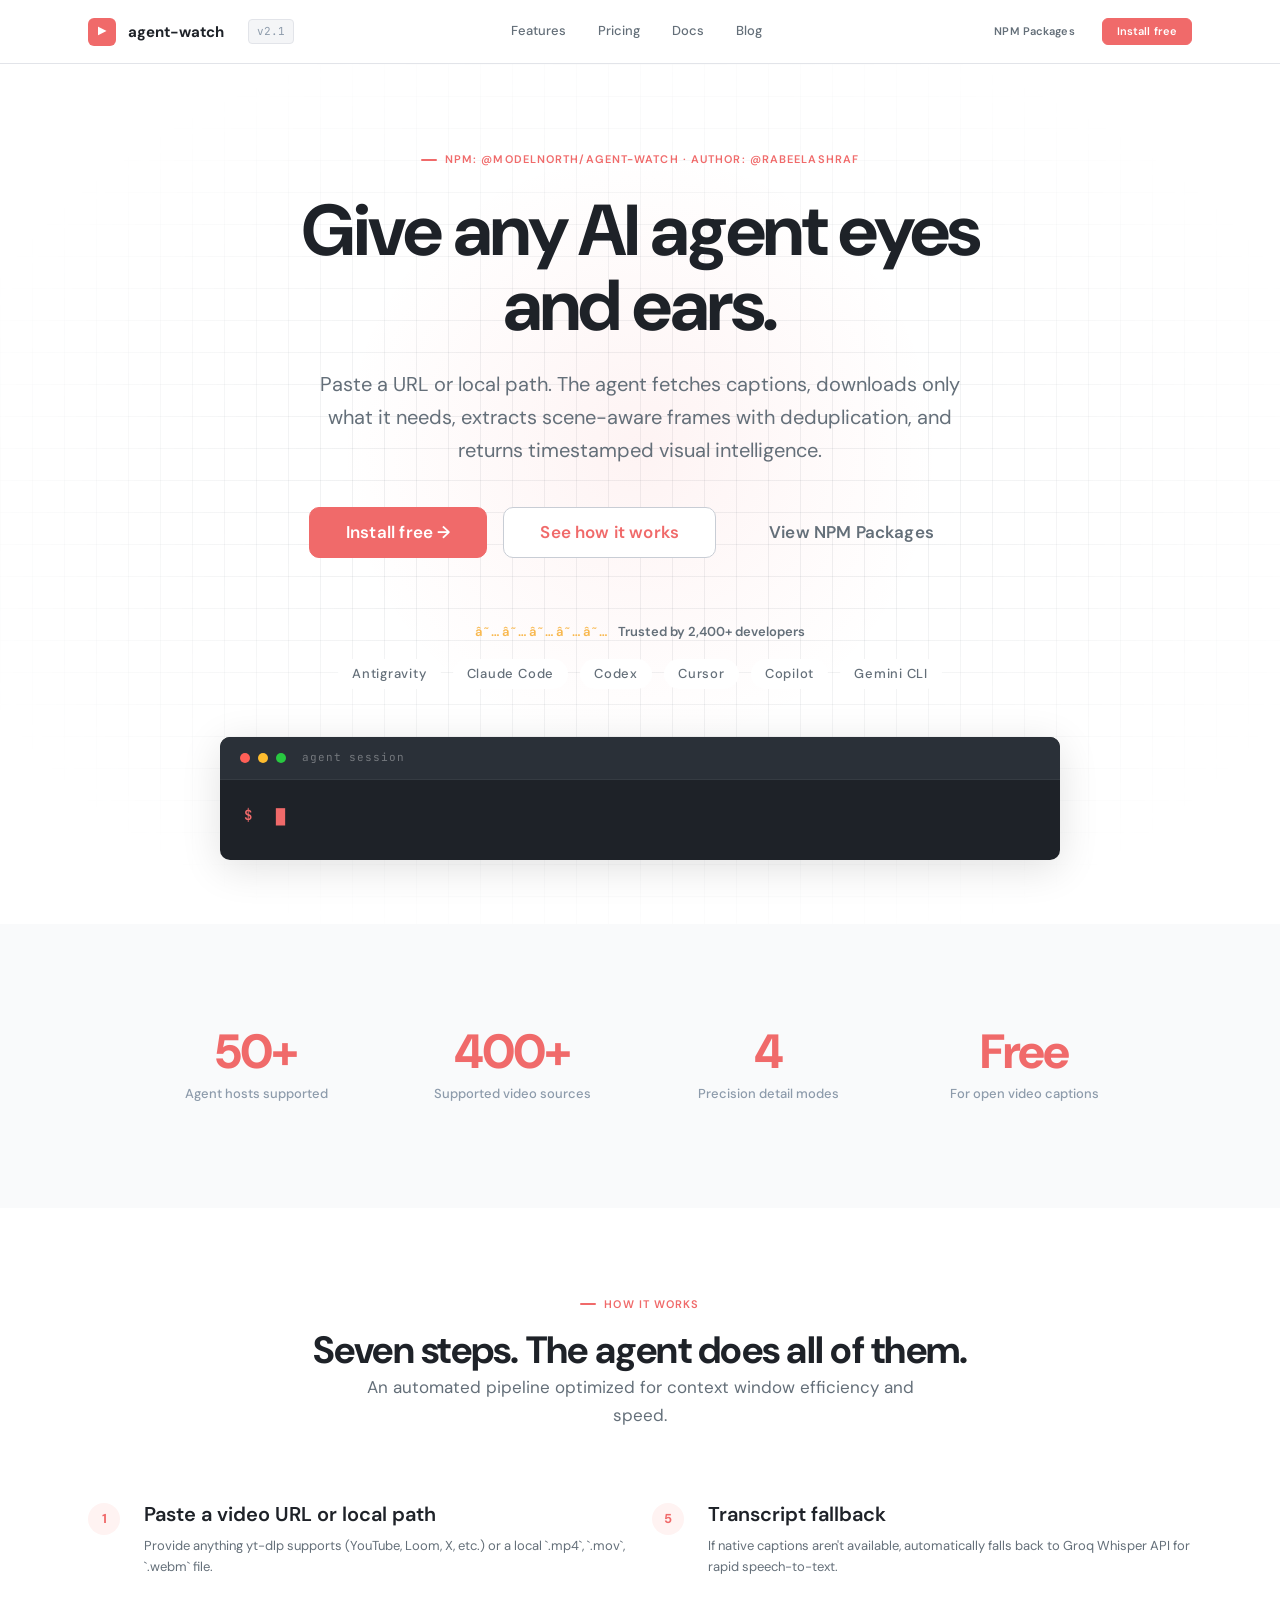
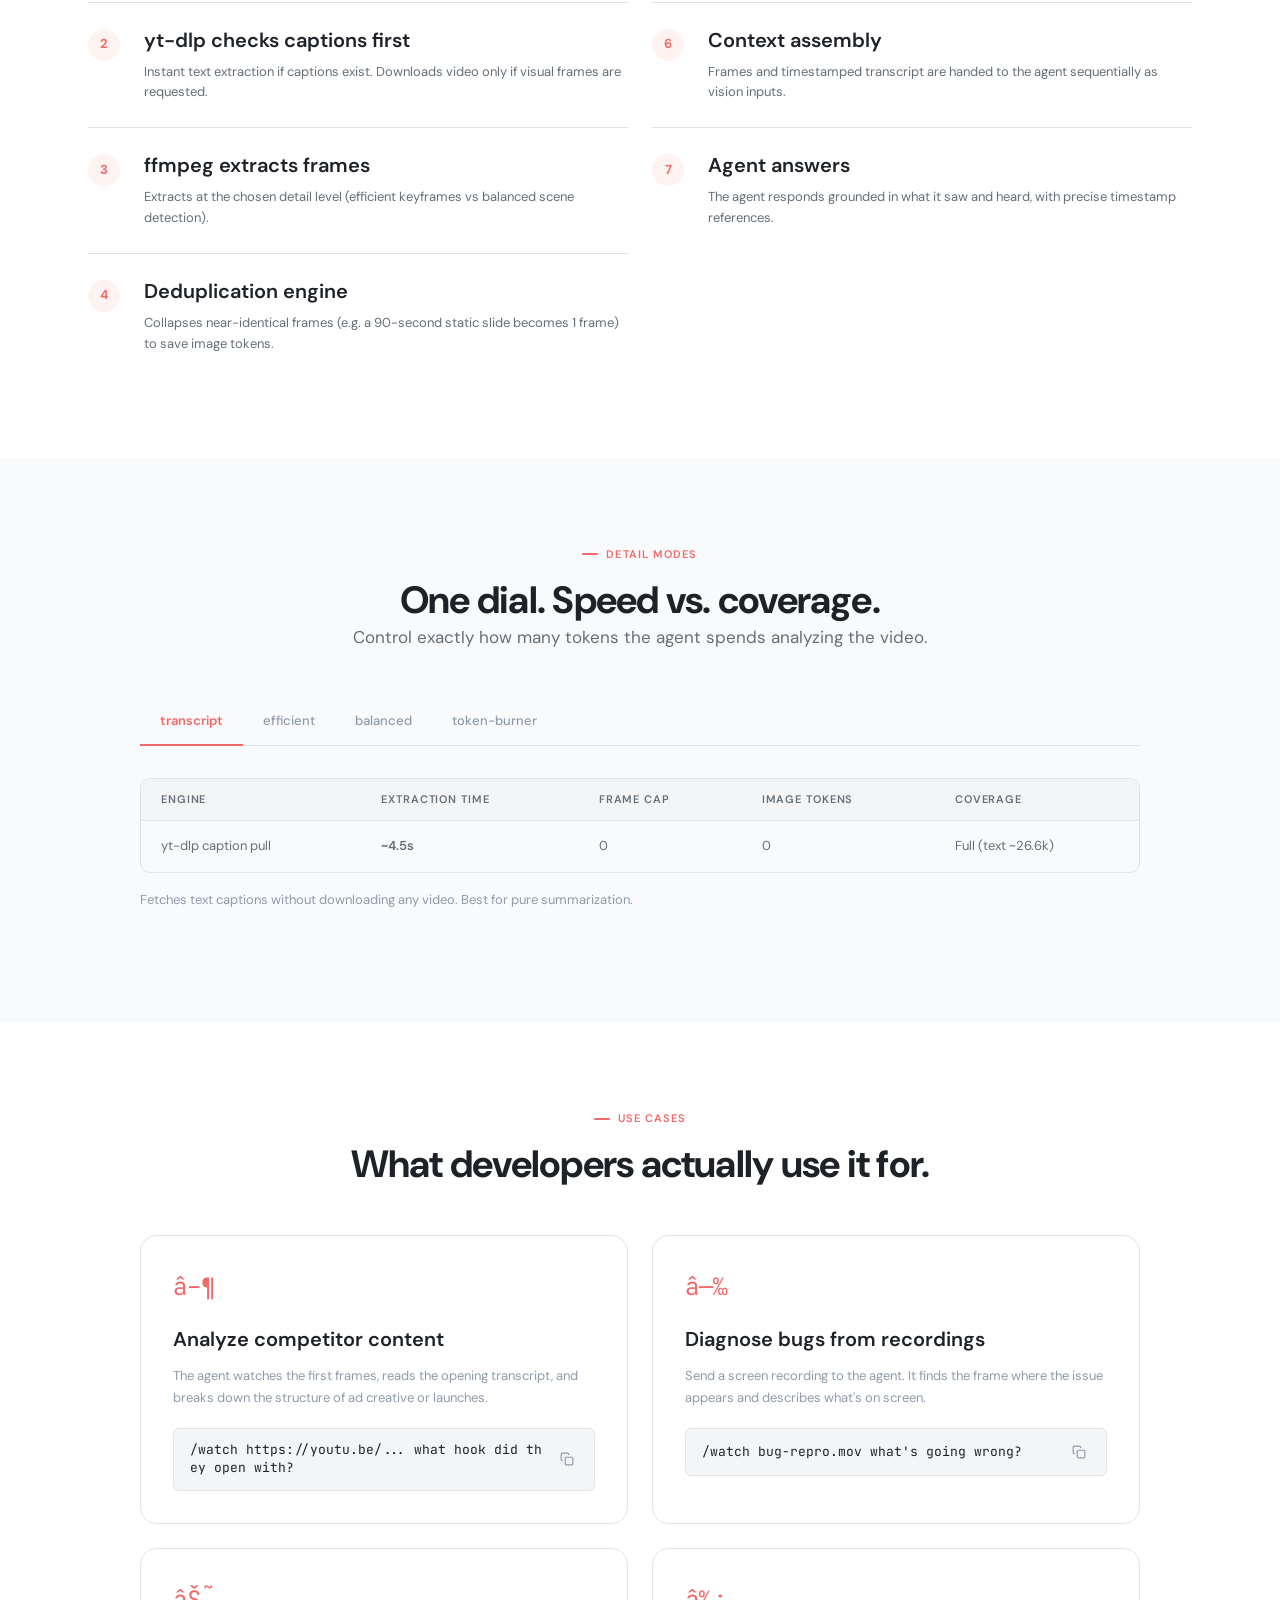
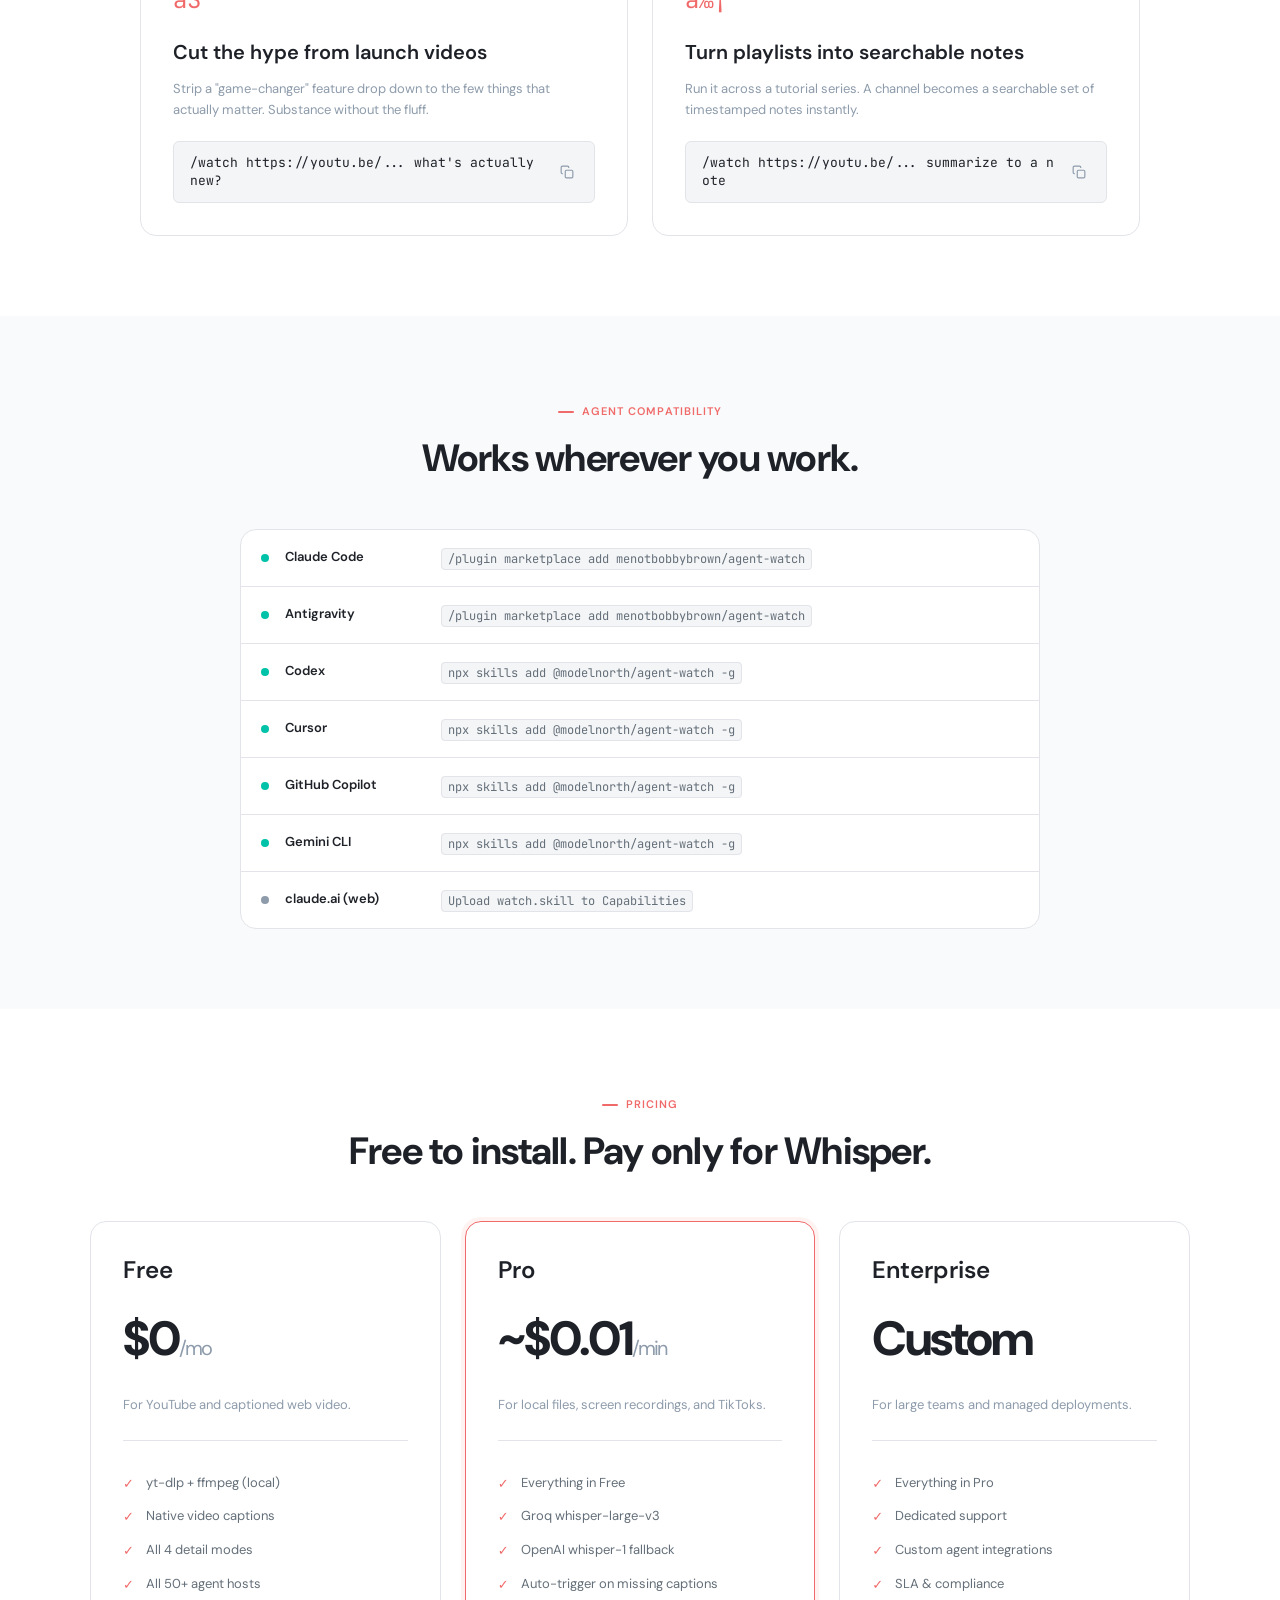
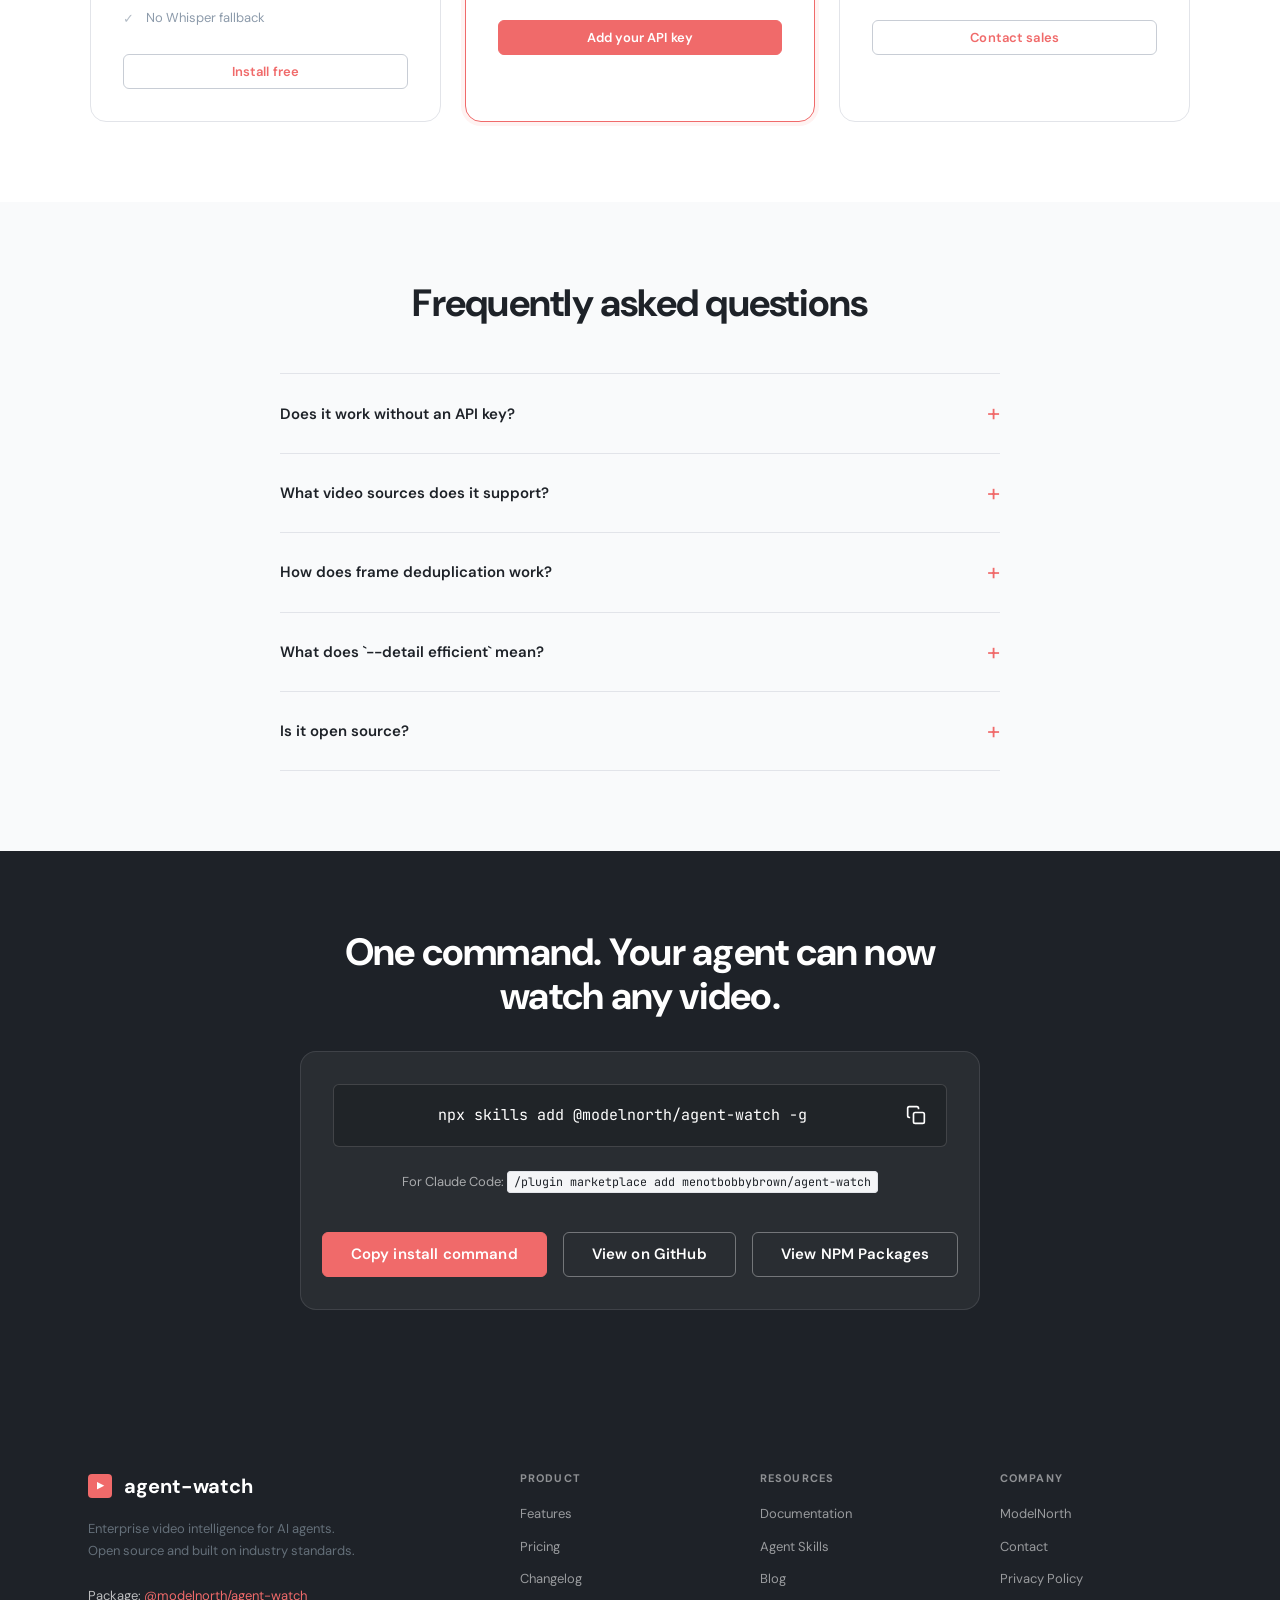
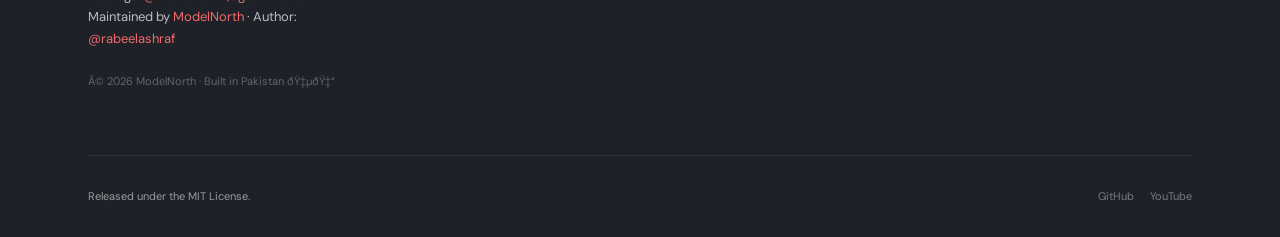
<file: index.html>
﻿<!DOCTYPE html>
<html lang="en">
<head>
  <meta charset="UTF-8" />
  <meta name="viewport" content="width=device-width, initial-scale=1.0" />
  <title>agent-watch â€” Enterprise Video Intelligence for AI Agents</title>
  <link href="https://fonts.googleapis.com/css2?family=DM+Sans:opsz,wght@9..40,300;9..40,400;9..40,500;9..40,600;9..40,700&family=JetBrains+Mono:wght@400;500;600;700&display=swap" rel="stylesheet" />
  <link rel="stylesheet" href="assets/css/design-system.css" />
  <link rel="stylesheet" href="assets/css/home.css" />
</head>
<body>

  <!-&#9654; NAV -->
  <header class="nav">
    <div class="nav-inner">
      <div class="flex items-center gap-6">
        <a href="/" class="nav-logo">
          <div class="nav-logo-mark">&#9654;</div>
          agent-watch
        </a>
        <div class="nav-version">v2.1</div>
      </div>
      <nav class="nav-links">
        <a href="pages/features.html">Features</a>
        <a href="#pricing">Pricing</a>
        <a href="https://github.com/menotbobbybrown/agent-watch">Docs</a>
        <a href="pages/blog.html">Blog</a>
      </nav>
      <div class="nav-actions">
        <a href="https://www.npmjs.com/settings/rabeelashraf/packages" target="_blank" class="btn btn-ghost btn-sm">NPM Packages</a>
        <a href="#install" class="btn btn-primary btn-sm">Install free</a>
      </div>
    </div>
  </header>

  <!-&#9654; HERO -->
  <section class="hero">
    <div class="container">
      <div class="eyebrow"><a href="https://www.npmjs.com/package/@modelnorth/agent-watch" target="_blank" style="color: inherit; text-decoration: none;">NPM: @modelnorth/agent-watch &middot; Author: @rabeelashraf</a></div>
      <h1>Give any AI agent eyes and ears.</h1>
      <p class="lead">Paste a URL or local path. The agent fetches captions, downloads only what it needs, extracts scene-aware frames with deduplication, and returns timestamped visual intelligence.</p>
      
      <div class="hero-actions">
        <a href="#install" class="btn btn-primary btn-xl">Install free &rarr;</a>
        <a href="#how-it-works" class="btn btn-secondary btn-xl">See how it works</a>
        <a href="https://www.npmjs.com/settings/rabeelashraf/packages" target="_blank" class="btn btn-ghost btn-xl">View NPM Packages</a>
      </div>

      <div class="social-proof">
        <div class="social-proof-stars"><span>â˜…â˜…â˜…â˜…â˜…</span> Trusted by 2,400+ developers</div>
        <div class="logo-row">
          <span class="badge">Antigravity</span>
          <span class="badge">Claude Code</span>
          <span class="badge">Codex</span>
          <span class="badge">Cursor</span>
          <span class="badge">Copilot</span>
          <span class="badge">Gemini CLI</span>
        </div>
      </div>

      <!-&#9654; TERMINAL DEMO -->
      <div class="terminal-container mt-12">
        <div class="terminal">
          <div class="terminal-bar">
            <span class="t-dot r"></span>
            <span class="t-dot a"></span>
            <span class="t-dot g"></span>
            <span class="t-title">agent session</span>
          </div>
          <div class="terminal-body">
            <div class="t-line">
              <span class="t-prompt">$</span>
              <span class="t-cmd" id="typed-cmd"></span><span class="t-cursor" id="t-cursor">&#x2587;</span>
            </div>
            <div class="t-output hidden" id="t-output">
              <div class="t-row"><span class="ok">âœ“ captions fetched</span> <span class="dim"> yt-dlp Â· 0.4s</span></div>
              <div class="t-row"><span class="ok">âœ“ frames extracted</span> <span class="dim"> ffmpeg Â· scene-aware Â· 87 candidates â†’ </span><span class="hi">52 frames</span><span class="dim"> (35 near-dupes dropped)</span></div>
              <div class="t-answer">
                <span class="lbl">â–¶ AGENT:</span>
                At <span class="ts">[t=00:32]</span>, the presenter opens by showing the broken network request in DevTools â€” status flips to <span class="ts">401</span> and a red border flashes on the login form. The bug is a missing auth header on the OPTIONS preflight.
              </div>
            </div>
          </div>
        </div>
      </div>
    </div>
  </section>

  <!-&#9654; STATS -->
  <section class="section section-alt border-y">
    <div class="container">
      <div class="stat-grid">
        <div class="stat-block">
          <div class="stat-number">50+</div>
          <div class="stat-label">Agent hosts supported</div>
        </div>
        <div class="stat-block">
          <div class="stat-number">400+</div>
          <div class="stat-label">Supported video sources</div>
        </div>
        <div class="stat-block">
          <div class="stat-number">4</div>
          <div class="stat-label">Precision detail modes</div>
        </div>
        <div class="stat-block">
          <div class="stat-number">Free</div>
          <div class="stat-label">For open video captions</div>
        </div>
      </div>
    </div>
  </section>

  <!-&#9654; HOW IT WORKS -->
  <section class="section" id="how-it-works">
    <div class="container">
      <div class="text-center section-intro">
        <div class="eyebrow">How it works</div>
        <h2>Seven steps. The agent does all of them.</h2>
        <p class="lead" style="margin: 0 auto;">An automated pipeline optimized for context window efficiency and speed.</p>
      </div>

      <div class="grid-2">
        <div>
          <div class="step-list">
            <div class="step-item">
              <div class="step-num">1</div>
              <div class="step-body">
                <h4>Paste a video URL or local path</h4>
                <p>Provide anything yt-dlp supports (YouTube, Loom, X, etc.) or a local `.mp4`, `.mov`, `.webm` file.</p>
              </div>
            </div>
            <div class="step-item">
              <div class="step-num">2</div>
              <div class="step-body">
                <h4>yt-dlp checks captions first</h4>
                <p>Instant text extraction if captions exist. Downloads video only if visual frames are requested.</p>
              </div>
            </div>
            <div class="step-item">
              <div class="step-num">3</div>
              <div class="step-body">
                <h4>ffmpeg extracts frames</h4>
                <p>Extracts at the chosen detail level (efficient keyframes vs balanced scene detection).</p>
              </div>
            </div>
            <div class="step-item">
              <div class="step-num">4</div>
              <div class="step-body">
                <h4>Deduplication engine</h4>
                <p>Collapses near-identical frames (e.g. a 90-second static slide becomes 1 frame) to save image tokens.</p>
              </div>
            </div>
          </div>
        </div>
        <div>
          <div class="step-list">
            <div class="step-item">
              <div class="step-num">5</div>
              <div class="step-body">
                <h4>Transcript fallback</h4>
                <p>If native captions aren't available, automatically falls back to Groq Whisper API for rapid speech-to-text.</p>
              </div>
            </div>
            <div class="step-item">
              <div class="step-num">6</div>
              <div class="step-body">
                <h4>Context assembly</h4>
                <p>Frames and timestamped transcript are handed to the agent sequentially as vision inputs.</p>
              </div>
            </div>
            <div class="step-item">
              <div class="step-num">7</div>
              <div class="step-body">
                <h4>Agent answers</h4>
                <p>The agent responds grounded in what it saw and heard, with precise timestamp references.</p>
              </div>
            </div>
          </div>
        </div>
      </div>
    </div>
  </section>

  <!-&#9654; DETAIL MODES -->
  <section class="section section-alt">
    <div class="container">
      <div class="text-center section-intro">
        <div class="eyebrow">Detail modes</div>
        <h2>One dial. Speed vs. coverage.</h2>
        <p class="lead" style="margin: 0 auto;">Control exactly how many tokens the agent spends analyzing the video.</p>
      </div>

      <div class="mode-comparison">
        <div class="tabs">
          <button class="tab active" data-tab="transcript">transcript</button>
          <button class="tab" data-tab="efficient">efficient</button>
          <button class="tab" data-tab="balanced">balanced</button>
          <button class="tab" data-tab="token-burner">token-burner</button>
        </div>

        <div class="tab-panel active" id="tab-transcript">
          <div class="mode-panel">
            <div class="table-wrap">
              <table class="data-table">
                <thead><tr><th>Engine</th><th>Extraction time</th><th>Frame cap</th><th>Image tokens</th><th>Coverage</th></tr></thead>
                <tbody><tr>
                  <td>yt-dlp caption pull</td>
                  <td class="font-600 text-success">~4.5s</td>
                  <td>0</td>
                  <td>0</td>
                  <td>Full (text ~26.6k)</td>
                </tr></tbody>
              </table>
            </div>
            <p class="mt-4 text-sm text-muted">Fetches text captions without downloading any video. Best for pure summarization.</p>
          </div>
        </div>

        <div class="tab-panel" id="tab-efficient">
          <div class="mode-panel">
            <div class="table-wrap">
              <table class="data-table">
                <thead><tr><th>Engine</th><th>Extraction time</th><th>Frame cap</th><th>Image tokens</th><th>Coverage</th></tr></thead>
                <tbody><tr>
                  <td>ffmpeg keyframe</td>
                  <td class="font-600 text-success">~0.5s</td>
                  <td>50</td>
                  <td>~9.8k</td>
                  <td>Full coverage</td>
                </tr></tbody>
              </table>
            </div>
            <p class="mt-4 text-sm text-muted">Extracts I-frames only. Ultra-fast, minimal tokens, good for low-motion presentations.</p>
          </div>
        </div>

        <div class="tab-panel" id="tab-balanced">
          <div class="mode-panel">
            <div class="table-wrap">
              <table class="data-table">
                <thead><tr><th>Engine</th><th>Extraction time</th><th>Frame cap</th><th>Image tokens</th><th>Coverage</th></tr></thead>
                <tbody><tr>
                  <td>ffmpeg scene detection</td>
                  <td class="font-600">~20.9s</td>
                  <td>100</td>
                  <td>~19.7k</td>
                  <td>Full coverage</td>
                </tr></tbody>
              </table>
            </div>
            <p class="mt-4 text-sm text-muted">The default. Accurately detects scene cuts across the entire video, then caps the sample to protect context windows.</p>
          </div>
        </div>

        <div class="tab-panel" id="tab-token-burner">
          <div class="mode-panel">
            <div class="table-wrap">
              <table class="data-table">
                <thead><tr><th>Engine</th><th>Extraction time</th><th>Frame cap</th><th>Image tokens</th><th>Coverage</th></tr></thead>
                <tbody><tr>
                  <td>ffmpeg scene uncapped</td>
                  <td class="font-600">~21.0s</td>
                  <td class="text-coral">None</td>
                  <td class="text-coral font-600">~22.8k+</td>
                  <td>Full coverage</td>
                </tr></tbody>
              </table>
            </div>
            <p class="mt-4 text-sm text-muted">Exhaustive. Keeps every detected cut. Warning: Can consume massive token limits on high-motion videos.</p>
          </div>
        </div>
      </div>
    </div>
  </section>

  <!-&#9654; USE CASES -->
  <section class="section">
    <div class="container">
      <div class="text-center section-intro">
        <div class="eyebrow">Use cases</div>
        <h2>What developers actually use it for.</h2>
      </div>

      <div class="use-cases-grid">
        <div class="use-case-card">
          <div class="use-case-icon">â–¶</div>
          <h4>Analyze competitor content</h4>
          <p class="text-sm text-muted">The agent watches the first frames, reads the opening transcript, and breaks down the structure of ad creative or launches.</p>
          <div class="copy-wrap mt-2">
            <code>/watch https://youtu.be/... what hook did they open with?</code>
            <button class="copy-btn" aria-label="Copy code"><svg width="14" height="14" viewBox="0 0 24 24" fill="none" stroke="currentColor" stroke-width="2"><rect x="9" y="9" width="13" height="13" rx="2"/><path d="M5 15H4a2 2 0 01-2-2V4a2 2 0 012-2h9a2 2 0 012 2v1"/></svg></button>
          </div>
        </div>
        
        <div class="use-case-card">
          <div class="use-case-icon">â—‰</div>
          <h4>Diagnose bugs from recordings</h4>
          <p class="text-sm text-muted">Send a screen recording to the agent. It finds the frame where the issue appears and describes what's on screen.</p>
          <div class="copy-wrap mt-2">
            <code>/watch bug-repro.mov what's going wrong?</code>
            <button class="copy-btn" aria-label="Copy code"><svg width="14" height="14" viewBox="0 0 24 24" fill="none" stroke="currentColor" stroke-width="2"><rect x="9" y="9" width="13" height="13" rx="2"/><path d="M5 15H4a2 2 0 01-2-2V4a2 2 0 012-2h9a2 2 0 012 2v1"/></svg></button>
          </div>
        </div>

        <div class="use-case-card">
          <div class="use-case-icon">âŠ˜</div>
          <h4>Cut the hype from launch videos</h4>
          <p class="text-sm text-muted">Strip a "game-changer" feature drop down to the few things that actually matter. Substance without the fluff.</p>
          <div class="copy-wrap mt-2">
            <code>/watch https://youtu.be/... what's actually new?</code>
            <button class="copy-btn" aria-label="Copy code"><svg width="14" height="14" viewBox="0 0 24 24" fill="none" stroke="currentColor" stroke-width="2"><rect x="9" y="9" width="13" height="13" rx="2"/><path d="M5 15H4a2 2 0 01-2-2V4a2 2 0 012-2h9a2 2 0 012 2v1"/></svg></button>
          </div>
        </div>

        <div class="use-case-card">
          <div class="use-case-icon">â‰¡</div>
          <h4>Turn playlists into searchable notes</h4>
          <p class="text-sm text-muted">Run it across a tutorial series. A channel becomes a searchable set of timestamped notes instantly.</p>
          <div class="copy-wrap mt-2">
            <code>/watch https://youtu.be/... summarize to a note</code>
            <button class="copy-btn" aria-label="Copy code"><svg width="14" height="14" viewBox="0 0 24 24" fill="none" stroke="currentColor" stroke-width="2"><rect x="9" y="9" width="13" height="13" rx="2"/><path d="M5 15H4a2 2 0 01-2-2V4a2 2 0 012-2h9a2 2 0 012 2v1"/></svg></button>
          </div>
        </div>
      </div>
    </div>
  </section>

  <!-&#9654; COMPATIBILITY -->
  <section class="section section-alt">
    <div class="container">
      <div class="text-center section-intro">
        <div class="eyebrow">Agent compatibility</div>
        <h2>Works wherever you work.</h2>
      </div>

      <div class="agent-compatibility">
        <div class="agent-list">
          <div class="agent-row">
            <div class="agent-dot"></div>
            <div class="agent-name">Claude Code</div>
            <div class="agent-cmd"><code>/plugin marketplace add menotbobbybrown/agent-watch</code></div>
          </div>
          <div class="agent-row">
            <div class="agent-dot"></div>
            <div class="agent-name">Antigravity</div>
            <div class="agent-cmd"><code>/plugin marketplace add menotbobbybrown/agent-watch</code></div>
          </div>
          <div class="agent-row">
            <div class="agent-dot"></div>
            <div class="agent-name">Codex</div>
            <div class="agent-cmd"><code>npx skills add @modelnorth/agent-watch -g</code></div>
          </div>
          <div class="agent-row">
            <div class="agent-dot"></div>
            <div class="agent-name">Cursor</div>
            <div class="agent-cmd"><code>npx skills add @modelnorth/agent-watch -g</code></div>
          </div>
          <div class="agent-row">
            <div class="agent-dot"></div>
            <div class="agent-name">GitHub Copilot</div>
            <div class="agent-cmd"><code>npx skills add @modelnorth/agent-watch -g</code></div>
          </div>
          <div class="agent-row">
            <div class="agent-dot"></div>
            <div class="agent-name">Gemini CLI</div>
            <div class="agent-cmd"><code>npx skills add @modelnorth/agent-watch -g</code></div>
          </div>
          <div class="agent-row">
            <div class="agent-dot" style="background: var(--color-ui-secondary);"></div>
            <div class="agent-name">claude.ai (web)</div>
            <div class="agent-cmd"><code>Upload watch.skill to Capabilities</code></div>
          </div>
        </div>
      </div>
    </div>
  </section>

  <!-&#9654; PRICING -->
  <section class="section" id="pricing">
    <div class="container">
      <div class="text-center section-intro">
        <div class="eyebrow">Pricing</div>
        <h2>Free to install. Pay only for Whisper.</h2>
      </div>

      <div class="pricing-grid">
        <div class="pricing-card">
          <h3>Free</h3>
          <div class="pricing-price">$0<span>/mo</span></div>
          <p class="text-sm text-muted">For YouTube and captioned web video.</p>
          <div class="divider mt-2 mb-2"></div>
          <div class="pricing-features">
            <div class="pricing-feature">yt-dlp + ffmpeg (local)</div>
            <div class="pricing-feature">Native video captions</div>
            <div class="pricing-feature">All 4 detail modes</div>
            <div class="pricing-feature">All 50+ agent hosts</div>
            <div class="pricing-feature muted">No Whisper fallback</div>
          </div>
          <a href="#install" class="btn btn-secondary mt-auto">Install free</a>
        </div>

        <div class="pricing-card featured">
          <h3>Pro</h3>
          <div class="pricing-price">~$0.01<span>/min</span></div>
          <p class="text-sm text-muted">For local files, screen recordings, and TikToks.</p>
          <div class="divider mt-2 mb-2"></div>
          <div class="pricing-features">
            <div class="pricing-feature">Everything in Free</div>
            <div class="pricing-feature">Groq whisper-large-v3</div>
            <div class="pricing-feature">OpenAI whisper-1 fallback</div>
            <div class="pricing-feature">Auto-trigger on missing captions</div>
          </div>
          <a href="#install" class="btn btn-primary mt-auto">Add your API key</a>
        </div>

        <div class="pricing-card">
          <h3>Enterprise</h3>
          <div class="pricing-price">Custom</div>
          <p class="text-sm text-muted">For large teams and managed deployments.</p>
          <div class="divider mt-2 mb-2"></div>
          <div class="pricing-features">
            <div class="pricing-feature">Everything in Pro</div>
            <div class="pricing-feature">Dedicated support</div>
            <div class="pricing-feature">Custom agent integrations</div>
            <div class="pricing-feature">SLA & compliance</div>
          </div>
          <a href="mailto:contact@agent-watch.io" class="btn btn-secondary mt-auto">Contact sales</a>
        </div>
      </div>
    </div>
  </section>

  <!-&#9654; FAQ -->
  <section class="section section-alt">
    <div class="container">
      <div class="text-center section-intro">
        <h2>Frequently asked questions</h2>
      </div>
      
      <div class="faq-container">
        <div class="faq-list">
          <div class="faq-item">
            <div class="faq-q">Does it work without an API key?</div>
            <div class="faq-a">Yes. If the video has native captions (like most YouTube videos), yt-dlp extracts them directly for free. Whisper is only used as a fallback for files without captions.</div>
          </div>
          <div class="faq-item">
            <div class="faq-q">What video sources does it support?</div>
            <div class="faq-a">Over 400+ platforms through yt-dlp, plus local `.mp4`, `.mov`, `.mkv`, and `.webm` files.</div>
          </div>
          <div class="faq-item">
            <div class="faq-q">How does frame deduplication work?</div>
            <div class="faq-a">We run a fast 16Ã—16 pixel brightness delta pass over the extracted frames. If a frame is visually identical to the last one we kept, we drop it. This protects your agent's context window.</div>
          </div>
          <div class="faq-item">
            <div class="faq-q">What does `--detail efficient` mean?</div>
            <div class="faq-a">Instead of decoding the entire video to find scene cuts, we instruct ffmpeg to only extract I-frames (keyframes). It takes ~0.5s instead of ~20s.</div>
          </div>
          <div class="faq-item">
            <div class="faq-q">Is it open source?</div>
            <div class="faq-a">Yes, agent-watch is licensed under MIT and fully open source on GitHub.</div>
          </div>
        </div>
      </div>
    </div>
  </section>

  <!-&#9654; CTA -->
  <section class="section section-dark" id="install">
    <div class="container cta-banner">
      <h2>One command. Your agent can now watch any video.</h2>
      <div class="cta-box">
        <div class="copy-wrap">
          <code id="cmd-install">npx skills add @modelnorth/agent-watch -g</code>
          <button class="copy-btn" data-target="cmd-install" aria-label="Copy command">
            <svg width="20" height="20" viewBox="0 0 24 24" fill="none" stroke="#FFFFFF" stroke-width="2"><rect x="9" y="9" width="13" height="13" rx="2"/><path d="M5 15H4a2 2 0 01-2-2V4a2 2 0 012-2h9a2 2 0 012 2v1"/></svg>
          </button>
        </div>
        <p class="text-sm text-center" style="color: rgba(255,255,255,0.6);">For Claude Code: <code>/plugin marketplace add menotbobbybrown/agent-watch</code></p>
        <div class="cta-actions mt-4">
          <button class="btn btn-primary btn-lg" onclick="document.querySelector('.copy-btn').click();">Copy install command</button>
          <a href="https://github.com/menotbobbybrown/agent-watch" class="btn btn-outline-white btn-lg">View on GitHub</a>
          <a href="https://www.npmjs.com/settings/rabeelashraf/packages" target="_blank" class="btn btn-outline-white btn-lg">View NPM Packages</a>
        </div>
      </div>
    </div>
  </section>

  <!-&#9654; FOOTER -->
  <footer class="footer">
    <div class="container">
      <div class="footer-grid">
        <div>
          <div class="footer-brand-name"><div class="footer-brand-mark">&#9654;</div> agent-watch</div>
          <p class="footer-desc">Enterprise video intelligence for AI agents. Open source and built on industry standards.</p>
          <div class="footer-desc" style="font-size: 13px; margin-top: 12px; color: rgba(255,255,255,0.7);">
            Package: <a href="https://www.npmjs.com/package/@modelnorth/agent-watch" target="_blank" style="color: #F06A6A;">@modelnorth/agent-watch</a><br/>
            Maintained by <a href="https://github.com/modelnorth" target="_blank" style="color: #F06A6A;">ModelNorth</a> &middot; Author: <a href="https://www.npmjs.com/~rabeelashraf" target="_blank" style="color: #F06A6A;">@rabeelashraf</a>
          </div>
          <div class="footer-credit">Â© 2026 ModelNorth &middot; Built in Pakistan ðŸ‡µðŸ‡°</div>
        </div>
        <div>
          <div class="footer-col-title">Product</div>
          <div class="footer-links">
            <a href="pages/features.html">Features</a>
            <a href="#pricing">Pricing</a>
            <a href="https://github.com/menotbobbybrown/agent-watch/releases">Changelog</a>
          </div>
        </div>
        <div>
          <div class="footer-col-title">Resources</div>
          <div class="footer-links">
            <a href="https://github.com/menotbobbybrown/agent-watch">Documentation</a>
            <a href="https://agentskills.io">Agent Skills</a>
            <a href="pages/blog.html">Blog</a>
          </div>
        </div>
        <div>
          <div class="footer-col-title">Company</div>
          <div class="footer-links">
            <a href="https://modelnorth.com">ModelNorth</a>
            <a href="#">Contact</a>
            <a href="#">Privacy Policy</a>
          </div>
        </div>
      </div>
      <div class="footer-bottom">
        <div>Released under the MIT License.</div>
        <div class="flex gap-4">
          <a href="https://github.com/menotbobbybrown/agent-watch">GitHub</a>
          <a href="https://www.youtube.com/@menotbobbybrown">YouTube</a>
        </div>
      </div>
    </div>
  </footer>

  <script src="assets/js/app.js"></script>
</body>
</html>
</file>
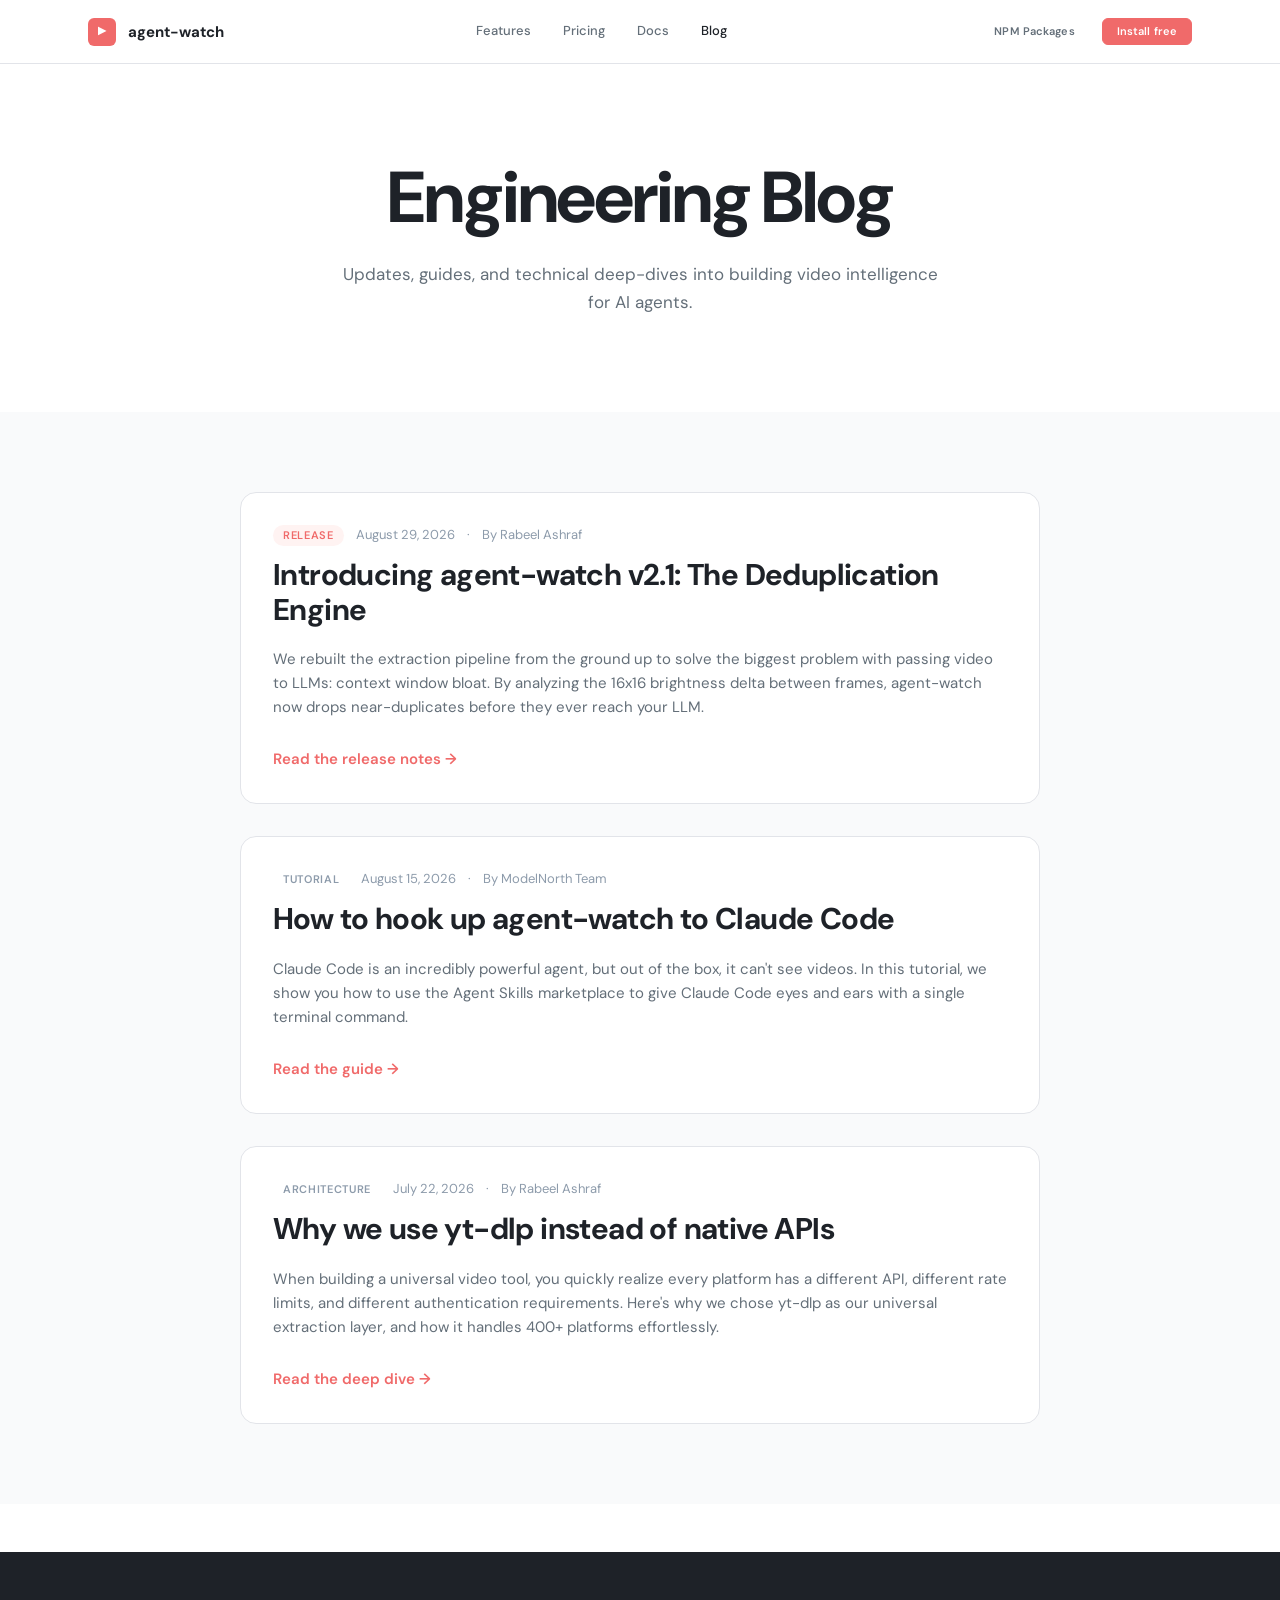
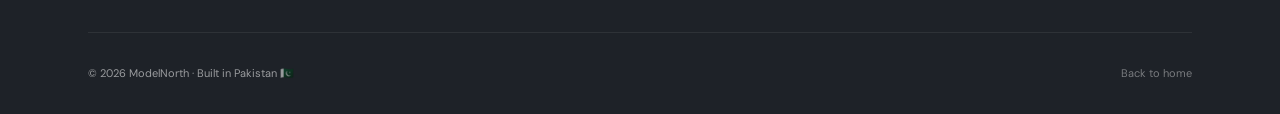
<file: pages/blog.html>
﻿<!DOCTYPE html>
<html lang="en">
<head>
  <meta charset="UTF-8" />
  <meta name="viewport" content="width=device-width, initial-scale=1.0" />
  <title>Blog — agent-watch</title>
  <link href="https://fonts.googleapis.com/css2?family=DM+Sans:opsz,wght@9..40,300;9..40,400;9..40,500;9..40,600;9..40,700&family=JetBrains+Mono:wght@400;500;600;700&display=swap" rel="stylesheet" />
  <link rel="stylesheet" href="../assets/css/design-system.css" />
  <link rel="stylesheet" href="../assets/css/home.css" />
  <style>
    .blog-grid { display: grid; grid-template-columns: 1fr; gap: var(--space-8); max-width: 800px; margin: 0 auto; }
    .blog-card { display: flex; flex-direction: column; gap: var(--space-3); padding: var(--space-8); background: var(--color-bg-base); border: 1px solid var(--color-border); border-radius: var(--radius-xl); transition: box-shadow 150ms ease; text-align: left; }
    .blog-card:hover { box-shadow: var(--shadow); border-color: var(--color-border-strong); }
    .blog-meta { font-size: var(--text-sm); color: var(--color-text-muted); display: flex; align-items: center; gap: var(--space-3); }
    .blog-title { font-size: var(--text-2xl); font-weight: 700; color: var(--color-text-primary); margin-bottom: var(--space-2); }
    .blog-excerpt { font-size: var(--text-base); color: var(--color-text-secondary); line-height: 1.6; }
    .read-more { font-weight: 600; color: var(--color-coral); margin-top: var(--space-4); display: inline-flex; align-items: center; gap: 4px; }
    .read-more:hover { color: var(--color-coral-hover); }
  </style>
</head>
<body>
  <!-- NAV -->
  <header class="nav">
    <div class="nav-inner">
      <div class="flex items-center gap-6">
        <a href="../" class="nav-logo">
          <div class="nav-logo-mark">&#9654;</div>
          agent-watch
        </a>
      </div>
      <nav class="nav-links">
        <a href="features.html">Features</a>
        <a href="../#pricing">Pricing</a>
        <a href="https://github.com/menotbobbybrown/agent-watch">Docs</a>
        <a href="blog.html" class="active">Blog</a>
      </nav>
      <div class="nav-actions">
        <a href="https://www.npmjs.com/settings/rabeelashraf/packages" target="_blank" class="btn btn-ghost btn-sm">NPM Packages</a>
        <a href="../#install" class="btn btn-primary btn-sm">Install free</a>
      </div>
    </div>
  </header>

  <section class="section section-lg">
    <div class="container text-center">
      <h1>Engineering Blog</h1>
      <p class="lead mt-6" style="margin-left:auto; margin-right:auto;">Updates, guides, and technical deep-dives into building video intelligence for AI agents.</p>
    </div>
  </section>

  <section class="section section-alt border-y">
    <div class="container">
      <div class="blog-grid">
        
        <!-- Blog 1 -->
        <div class="blog-card">
          <div class="blog-meta">
            <span class="badge badge-coral">RELEASE</span>
            <span>August 29, 2026</span> &middot; <span>By Rabeel Ashraf</span>
          </div>
          <a href="#"><h2 class="blog-title">Introducing agent-watch v2.1: The Deduplication Engine</h2></a>
          <p class="blog-excerpt">We rebuilt the extraction pipeline from the ground up to solve the biggest problem with passing video to LLMs: context window bloat. By analyzing the 16x16 brightness delta between frames, agent-watch now drops near-duplicates before they ever reach your LLM.</p>
          <a href="#" class="read-more">Read the release notes &rarr;</a>
        </div>

        <!-- Blog 2 -->
        <div class="blog-card">
          <div class="blog-meta">
            <span class="badge badge-cyan">TUTORIAL</span>
            <span>August 15, 2026</span> &middot; <span>By ModelNorth Team</span>
          </div>
          <a href="#"><h2 class="blog-title">How to hook up agent-watch to Claude Code</h2></a>
          <p class="blog-excerpt">Claude Code is an incredibly powerful agent, but out of the box, it can't see videos. In this tutorial, we show you how to use the Agent Skills marketplace to give Claude Code eyes and ears with a single terminal command.</p>
          <a href="#" class="read-more">Read the guide &rarr;</a>
        </div>

        <!-- Blog 3 -->
        <div class="blog-card">
          <div class="blog-meta">
            <span class="badge badge-amber">ARCHITECTURE</span>
            <span>July 22, 2026</span> &middot; <span>By Rabeel Ashraf</span>
          </div>
          <a href="#"><h2 class="blog-title">Why we use yt-dlp instead of native APIs</h2></a>
          <p class="blog-excerpt">When building a universal video tool, you quickly realize every platform has a different API, different rate limits, and different authentication requirements. Here's why we chose yt-dlp as our universal extraction layer, and how it handles 400+ platforms effortlessly.</p>
          <a href="#" class="read-more">Read the deep dive &rarr;</a>
        </div>

      </div>
    </div>
  </section>

  <!-- FOOTER -->
  <footer class="footer mt-12">
    <div class="container">
      <div class="footer-bottom">
        <div>© 2026 ModelNorth &middot; Built in Pakistan 🇵🇰</div>
        <a href="../">Back to home</a>
      </div>
    </div>
  </footer>
</body>
</html>
</file>
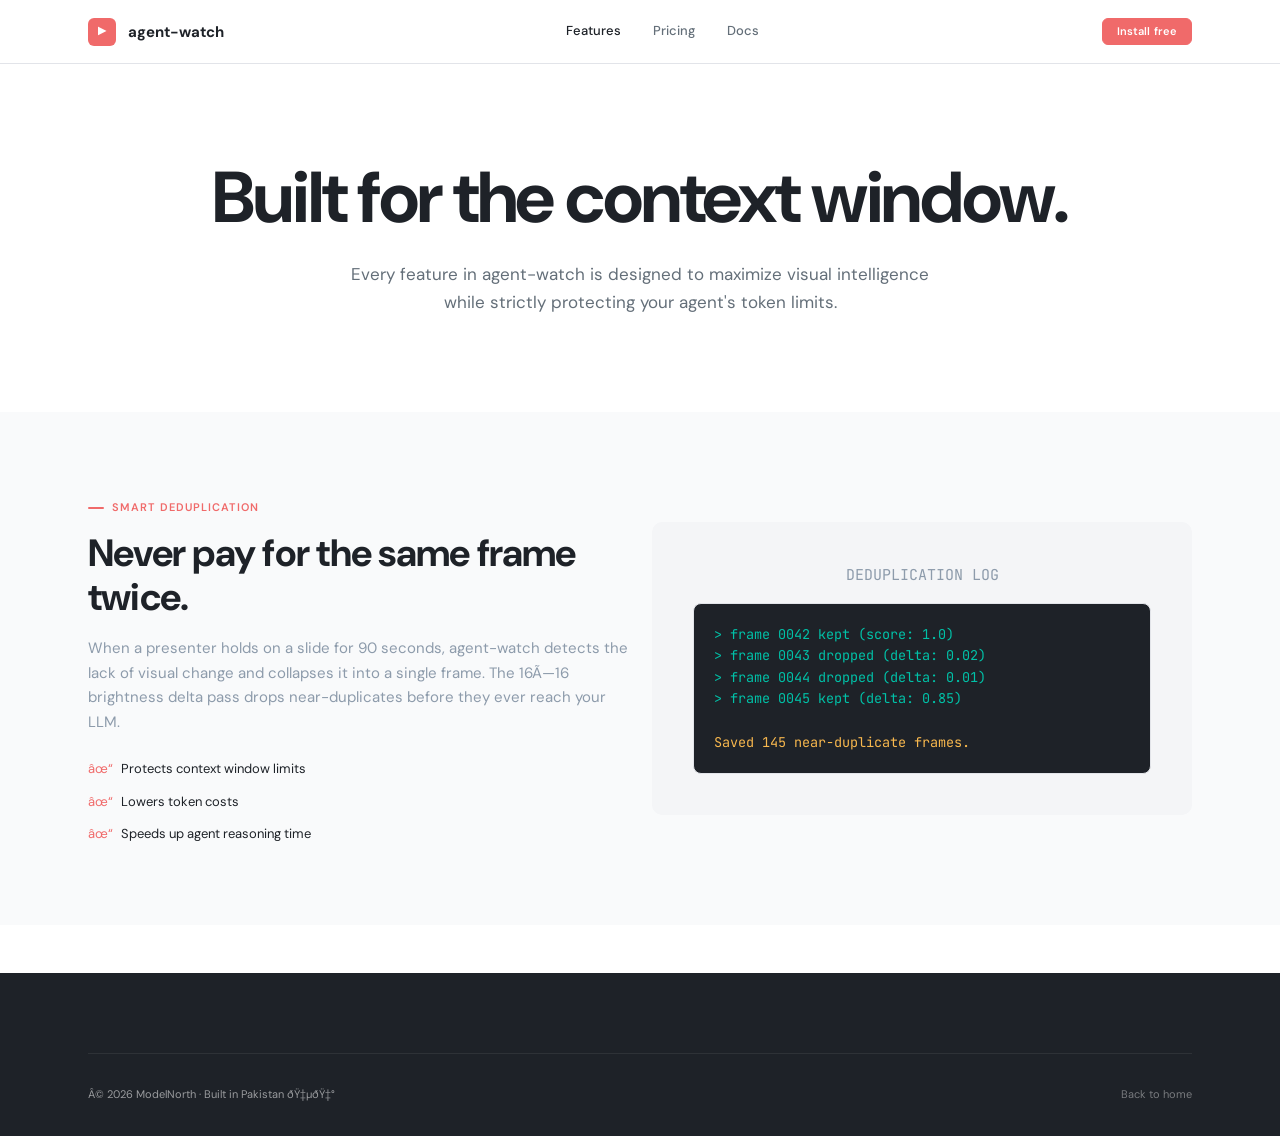
<file: pages/features.html>
﻿<!DOCTYPE html>
<html lang="en">
<head>
  <meta charset="UTF-8" />
  <meta name="viewport" content="width=device-width, initial-scale=1.0" />
  <title>Features â€” agent-watch</title>
  <link href="https://fonts.googleapis.com/css2?family=DM+Sans:opsz,wght@9..40,300;9..40,400;9..40,500;9..40,600;9..40,700&family=JetBrains+Mono:wght@400;500;600;700&display=swap" rel="stylesheet" />
  <link rel="stylesheet" href="../assets/css/design-system.css" />
  <link rel="stylesheet" href="../assets/css/home.css" />
</head>
<body>
  <!-- NAV -->
  <header class="nav">
    <div class="nav-inner">
      <div class="flex items-center gap-6">
        <a href="../" class="nav-logo">
          <div class="nav-logo-mark">&#9654;</div>
          agent-watch
        </a>
      </div>
      <nav class="nav-links">
        <a href="features.html" class="active">Features</a>
        <a href="../#pricing">Pricing</a>
        <a href="https://github.com/menotbobbybrown/agent-watch">Docs</a>
      </nav>
      <div class="nav-actions">
        <a href="../#install" class="btn btn-primary btn-sm">Install free</a>
      </div>
    </div>
  </header>

  <section class="section section-lg">
    <div class="container text-center">
      <h1>Built for the context window.</h1>
      <p class="lead mt-6" style="margin-left:auto; margin-right:auto;">Every feature in agent-watch is designed to maximize visual intelligence while strictly protecting your agent's token limits.</p>
    </div>
  </section>

  <section class="section section-alt border-y">
    <div class="container">
      <div class="grid-2 items-center">
        <div>
          <div class="eyebrow">Smart Deduplication</div>
          <h2>Never pay for the same frame twice.</h2>
          <p class="mt-4 text-muted">When a presenter holds on a slide for 90 seconds, agent-watch detects the lack of visual change and collapses it into a single frame. The 16Ã—16 brightness delta pass drops near-duplicates before they ever reach your LLM.</p>
          <ul class="mt-6 flex flex-col gap-3 text-sm">
            <li class="flex items-center gap-2"><span class="text-coral">âœ“</span> Protects context window limits</li>
            <li class="flex items-center gap-2"><span class="text-coral">âœ“</span> Lowers token costs</li>
            <li class="flex items-center gap-2"><span class="text-coral">âœ“</span> Speeds up agent reasoning time</li>
          </ul>
        </div>
        <div class="card card-tinted" style="padding: 40px; text-align: center;">
          <div class="font-mono text-xs text-muted mb-4">DEDUPLICATION LOG</div>
          <code style="display:block; text-align:left; background:#1E2228; color:#00C2A8; padding:20px; border-radius:8px; line-height:1.6;">
            > frame 0042 kept (score: 1.0)<br>
            > frame 0043 dropped (delta: 0.02)<br>
            > frame 0044 dropped (delta: 0.01)<br>
            > frame 0045 kept (delta: 0.85)<br>
            <br>
            <span style="color:#F8B84E">Saved 145 near-duplicate frames.</span>
          </code>
        </div>
      </div>
    </div>
  </section>

  <!-- FOOTER -->
  <footer class="footer mt-12">
    <div class="container">
      <div class="footer-bottom">
        <div>Â© 2026 ModelNorth &middot; Built in Pakistan ðŸ‡µðŸ‡°</div>
        <a href="../">Back to home</a>
      </div>
    </div>
  </footer>
</body>
</html>
</file>
<file: assets/css/design-system.css>
﻿/* ═══════════════════════════════════════════════
   AGENT-WATCH · DESIGN SYSTEM
   Source: DesignMD Catalog · Asana Slug
   DESIGN.md v2.0 · 4px grid · Light theme
════════════════════════════════════════════════ */

/* ── TOKENS ─────────────────────────────────── */
:root {
  /* Brand */
  --color-coral:         #F06A6A;
  --color-coral-hover:   #E05555;
  --color-coral-light:   #FFF3F2;
  --color-coral-mid:     #FDDADA;

  /* UI */
  --color-ui-primary:    #646F79;
  --color-ui-secondary:  #8D9BAB;
  --color-ui-tertiary:   #B3BCC6;

  /* Text */
  --color-text-primary:  #1E2228;
  --color-text-secondary:#646F79;
  --color-text-muted:    #8D9BAB;
  --color-text-inverse:  #FFFFFF;

  /* Backgrounds */
  --color-bg-base:       #FFFFFF;
  --color-bg-soft:       #F9FAFB;
  --color-bg-tinted:     #F4F5F7;
  --color-bg-inverse:    #1E2228;

  /* Borders */
  --color-border:        #E2E4E9;
  --color-border-strong: #C8CDD5;

  /* Semantic */
  --color-success:       #00C2A8;
  --color-warning:       #F8B84E;
  --color-error:         #E8534A;
  --color-info:          #4573D2;

  /* Typography */
  --font-display: 'DM Sans', system-ui, -apple-system, sans-serif;
  --font-body:    'DM Sans', system-ui, -apple-system, sans-serif;
  --font-mono:    'JetBrains Mono', 'Fira Code', monospace;

  /* Type scale (Asana 4px-grid) */
  --text-xs:   11px;
  --text-sm:   13px;
  --text-base: 15px;
  --text-md:   17px;
  --text-lg:   20px;
  --text-xl:   24px;
  --text-2xl:  30px;
  --text-3xl:  38px;
  --text-4xl:  48px;
  --text-hero: clamp(48px, 6vw, 72px);

  /* Spacing — 4px grid */
  --space-1:  4px;
  --space-2:  8px;
  --space-3:  12px;
  --space-4:  16px;
  --space-5:  20px;
  --space-6:  24px;
  --space-8:  32px;
  --space-10: 40px;
  --space-12: 48px;
  --space-16: 64px;
  --space-20: 80px;
  --space-24: 96px;

  /* Shape */
  --radius-sm:   4px;
  --radius:      6px;
  --radius-lg:   10px;
  --radius-xl:   16px;
  --radius-full: 9999px;

  /* Elevation */
  --shadow-sm: 0 1px 3px rgba(0,0,0,0.08);
  --shadow:    0 2px 8px rgba(0,0,0,0.10);
  --shadow-md: 0 4px 20px rgba(0,0,0,0.10);
  --shadow-lg: 0 8px 40px rgba(0,0,0,0.12);

  /* Layout */
  --max-width: 1200px;
  --nav-height: 64px;
}

/* ── RESET ──────────────────────────────────── */
*, *::before, *::after { box-sizing: border-box; margin: 0; padding: 0; }
html { font-size: 15px; scroll-behavior: smooth; }
body {
  background: var(--color-bg-base);
  color: var(--color-text-primary);
  font-family: var(--font-body);
  font-size: var(--text-base);
  line-height: 1.6;
  font-weight: 400;
  -webkit-font-smoothing: antialiased;
  -moz-osx-font-smoothing: grayscale;
}
img, svg { display: block; max-width: 100%; }
a { color: inherit; text-decoration: none; }
button { cursor: pointer; border: none; background: none; font: inherit; }
ul, ol { list-style: none; }

/* ── LAYOUT ─────────────────────────────────── */
.container {
  max-width: var(--max-width);
  margin: 0 auto;
  padding: 0 var(--space-6);
}
@media (min-width: 1024px) { .container { padding: 0 var(--space-12); } }

.grid-2 { display: grid; grid-template-columns: repeat(2, 1fr); gap: var(--space-6); }
.grid-3 { display: grid; grid-template-columns: repeat(3, 1fr); gap: var(--space-6); }
.grid-4 { display: grid; grid-template-columns: repeat(4, 1fr); gap: var(--space-6); }
@media (max-width: 1024px) { .grid-3 { grid-template-columns: repeat(2, 1fr); } .grid-4 { grid-template-columns: repeat(2, 1fr); } }
@media (max-width: 640px) { .grid-2, .grid-3, .grid-4 { grid-template-columns: 1fr; } }

/* ── TYPOGRAPHY ─────────────────────────────── */
h1 { font-size: var(--text-hero); font-weight: 700; line-height: 1.05; letter-spacing: -0.03em; color: var(--color-text-primary); }
h2 { font-size: var(--text-3xl); font-weight: 700; line-height: 1.15; letter-spacing: -0.02em; }
h3 { font-size: var(--text-xl); font-weight: 600; line-height: 1.3; }
h4 { font-size: var(--text-lg); font-weight: 600; line-height: 1.35; }
h5 { font-size: var(--text-base); font-weight: 600; }
p  { color: var(--color-text-secondary); line-height: 1.65; }

.eyebrow {
  display: inline-flex;
  align-items: center;
  gap: var(--space-2);
  font-size: var(--text-xs);
  font-weight: 600;
  letter-spacing: 0.1em;
  text-transform: uppercase;
  color: var(--color-coral);
  margin-bottom: var(--space-4);
}
.eyebrow::before {
  content: '';
  display: block;
  width: 16px;
  height: 2px;
  background: var(--color-coral);
  border-radius: 1px;
}

.lead { font-size: var(--text-md); color: var(--color-text-secondary); line-height: 1.65; max-width: 600px; }
.section-heading { margin-bottom: var(--space-4); }
.section-intro { margin-bottom: var(--space-12); }

code, pre { font-family: var(--font-mono); }
code {
  font-size: 0.9em;
  background: var(--color-bg-tinted);
  border: 1px solid var(--color-border);
  border-radius: var(--radius-sm);
  padding: 2px 6px;
  color: var(--color-text-primary);
}
pre {
  background: var(--color-bg-inverse);
  color: #E2E8F0;
  border-radius: var(--radius);
  padding: var(--space-6);
  overflow-x: auto;
  font-size: var(--text-sm);
  line-height: 1.6;
}
pre code { background: none; border: none; padding: 0; color: inherit; font-size: inherit; }

/* ── BUTTONS ────────────────────────────────── */
.btn {
  display: inline-flex;
  align-items: center;
  justify-content: center;
  gap: var(--space-2);
  font-family: var(--font-body);
  font-size: var(--text-sm);
  font-weight: 600;
  line-height: 1;
  padding: 10px 20px;
  border-radius: var(--radius);
  border: 1px solid transparent;
  cursor: pointer;
  transition: background 120ms ease, color 120ms ease, border-color 120ms ease, box-shadow 120ms ease, transform 80ms ease;
  white-space: nowrap;
  text-decoration: none;
  letter-spacing: 0.01em;
}
.btn:active { transform: scale(0.98); }

.btn-primary {
  background: var(--color-coral);
  color: #FFFFFF;
  border-color: var(--color-coral);
}
.btn-primary:hover {
  background: var(--color-coral-hover);
  border-color: var(--color-coral-hover);
  box-shadow: 0 2px 12px rgba(240,106,106,0.35);
}

.btn-secondary {
  background: #FFFFFF;
  color: var(--color-coral);
  border-color: var(--color-border-strong);
}
.btn-secondary:hover {
  border-color: var(--color-coral);
  background: var(--color-coral-light);
}

.btn-ghost {
  background: transparent;
  color: var(--color-text-secondary);
  border-color: transparent;
}
.btn-ghost:hover { color: var(--color-text-primary); background: var(--color-bg-tinted); }

.btn-outline-white {
  background: transparent;
  color: #FFFFFF;
  border-color: rgba(255,255,255,0.35);
}
.btn-outline-white:hover { background: rgba(255,255,255,0.1); border-color: rgba(255,255,255,0.6); }

.btn-sm { font-size: var(--text-xs); padding: 7px 14px; }
.btn-lg { font-size: var(--text-base); padding: 14px 28px; }
.btn-xl { font-size: var(--text-md); padding: 16px 36px; border-radius: var(--radius-lg); }

/* ── BADGES / TAGS ──────────────────────────── */
.badge {
  display: inline-flex;
  align-items: center;
  gap: 4px;
  font-size: var(--text-xs);
  font-weight: 600;
  letter-spacing: 0.06em;
  padding: 3px 10px;
  border-radius: var(--radius-full);
  line-height: 1.4;
}
.badge-coral    { background: var(--color-coral-light); color: var(--color-coral); }
.badge-slate    { background: var(--color-bg-tinted); color: var(--color-ui-primary); }
.badge-success  { background: rgba(0,194,168,0.1); color: var(--color-success); }
.badge-warning  { background: rgba(248,184,78,0.12); color: #B37D1A; }
.badge-info     { background: rgba(69,115,210,0.1); color: var(--color-info); }

/* ── CARDS ──────────────────────────────────── */
.card {
  background: var(--color-bg-base);
  border: 1px solid var(--color-border);
  border-radius: var(--radius-lg);
  padding: var(--space-6);
  transition: box-shadow 160ms ease, border-color 160ms ease;
}
.card:hover { box-shadow: var(--shadow); }
.card-tinted { background: var(--color-bg-tinted); border-color: transparent; }
.card-featured {
  border-left: 3px solid var(--color-coral);
  border-radius: 0 var(--radius-lg) var(--radius-lg) 0;
}

/* ── NAV ────────────────────────────────────── */
.nav {
  position: sticky;
  top: 0;
  z-index: 200;
  height: var(--nav-height);
  background: rgba(255,255,255,0.95);
  backdrop-filter: blur(12px);
  border-bottom: 1px solid var(--color-border);
  display: flex;
  align-items: center;
}
.nav-inner {
  width: 100%;
  display: flex;
  align-items: center;
  justify-content: space-between;
  gap: var(--space-8);
  max-width: var(--max-width);
  margin: 0 auto;
  padding: 0 var(--space-6);
}
@media (min-width: 1024px) { .nav-inner { padding: 0 var(--space-12); } }

.nav-logo {
  display: flex;
  align-items: center;
  gap: var(--space-3);
  font-size: var(--text-base);
  font-weight: 700;
  color: var(--color-text-primary);
  flex-shrink: 0;
}
.nav-logo-mark {
  width: 28px;
  height: 28px;
  background: var(--color-coral);
  border-radius: var(--radius);
  display: flex;
  align-items: center;
  justify-content: center;
  color: white;
  font-size: 14px;
  font-weight: 800;
  font-family: var(--font-mono);
  flex-shrink: 0;
}

.nav-links {
  display: flex;
  align-items: center;
  gap: var(--space-8);
  flex: 1;
  justify-content: center;
}
.nav-links a {
  font-size: var(--text-sm);
  font-weight: 500;
  color: var(--color-text-secondary);
  transition: color 120ms;
  white-space: nowrap;
}
.nav-links a:hover, .nav-links a.active { color: var(--color-text-primary); }

.nav-actions { display: flex; align-items: center; gap: var(--space-3); flex-shrink: 0; }
.nav-version {
  font-family: var(--font-mono);
  font-size: var(--text-xs);
  color: var(--color-ui-secondary);
  background: var(--color-bg-tinted);
  border: 1px solid var(--color-border);
  padding: 3px 8px;
  border-radius: var(--radius-sm);
}

@media (max-width: 768px) {
  .nav-links { display: none; }
  .nav-version { display: none; }
}

/* ── SECTIONS ───────────────────────────────── */
.section { padding: var(--space-20) 0; }
.section-sm { padding: var(--space-12) 0; }
.section-lg { padding: var(--space-24) 0; }
.section-alt { background: var(--color-bg-soft); }
.section-dark { background: var(--color-bg-inverse); color: var(--color-text-inverse); }
.section-dark p, .section-dark h2, .section-dark h3 { color: var(--color-text-inverse); }
.section-dark .lead { color: rgba(255,255,255,0.7); }
.section-coral { background: var(--color-coral); }

/* ── DIVIDERS ───────────────────────────────── */
.divider { border: none; border-top: 1px solid var(--color-border); margin: 0; }

/* ── TABLES ─────────────────────────────────── */
.table-wrap { overflow-x: auto; border-radius: var(--radius-lg); border: 1px solid var(--color-border); }
.data-table { width: 100%; border-collapse: collapse; font-size: var(--text-sm); }
.data-table thead { background: var(--color-bg-tinted); }
.data-table th {
  text-align: left;
  padding: var(--space-3) var(--space-5);
  font-size: var(--text-xs);
  font-weight: 600;
  letter-spacing: 0.08em;
  text-transform: uppercase;
  color: var(--color-ui-primary);
  white-space: nowrap;
  border-bottom: 1px solid var(--color-border);
}
.data-table td {
  padding: var(--space-4) var(--space-5);
  color: var(--color-text-secondary);
  border-bottom: 1px solid var(--color-border);
  line-height: 1.45;
}
.data-table tr:last-child td { border-bottom: none; }
.data-table tbody tr:hover td { background: var(--color-coral-light); }
.data-table td code { font-size: var(--text-xs); }

/* ── INPUTS ─────────────────────────────────── */
.input {
  width: 100%;
  height: 36px;
  padding: 0 var(--space-4);
  background: var(--color-bg-tinted);
  border: 1px solid var(--color-border);
  border-radius: var(--radius);
  font-family: var(--font-body);
  font-size: var(--text-sm);
  color: var(--color-text-primary);
  outline: none;
  transition: border-color 80ms ease, background 80ms ease;
}
.input:focus {
  background: var(--color-bg-base);
  border-color: var(--color-coral);
  box-shadow: 0 0 0 3px rgba(240,106,106,0.12);
}

/* ── TABS ───────────────────────────────────── */
.tabs { display: flex; border-bottom: 1px solid var(--color-border); gap: 0; }
.tab {
  padding: var(--space-3) var(--space-5);
  font-size: var(--text-sm);
  font-weight: 500;
  color: var(--color-text-muted);
  border-bottom: 2px solid transparent;
  margin-bottom: -1px;
  cursor: pointer;
  transition: color 120ms, border-color 120ms;
  white-space: nowrap;
}
.tab:hover { color: var(--color-text-secondary); }
.tab.active { color: var(--color-coral); border-bottom-color: var(--color-coral); font-weight: 600; }
.tab-panel { display: none; }
.tab-panel.active { display: block; }

/* ── COPY BUTTON ────────────────────────────── */
.copy-wrap {
  position: relative;
  display: flex;
  align-items: center;
  gap: var(--space-2);
  background: var(--color-bg-tinted);
  border: 1px solid var(--color-border);
  border-radius: var(--radius);
  padding: var(--space-3) var(--space-4);
  transition: border-color 120ms;
}
.copy-wrap:hover { border-color: var(--color-border-strong); }
.copy-wrap code { flex: 1; font-size: var(--text-sm); color: var(--color-text-primary); background: none; border: none; padding: 0; word-break: break-all; line-height: 1.4; }
.copy-btn {
  flex-shrink: 0;
  color: var(--color-ui-secondary);
  padding: 4px;
  border-radius: var(--radius-sm);
  transition: color 120ms;
}
.copy-btn:hover { color: var(--color-coral); }
.copy-btn.copied { color: var(--color-success); }

/* ── INSTALL SURFACE ────────────────────────── */
.install-surface {
  background: var(--color-bg-tinted);
  border: 1px solid var(--color-border);
  border-radius: var(--radius-xl);
  overflow: hidden;
}
.install-surface-header {
  display: flex;
  align-items: center;
  gap: var(--space-3);
  padding: var(--space-4) var(--space-6);
  background: var(--color-bg-base);
  border-bottom: 1px solid var(--color-border);
}
.install-surface-body { padding: var(--space-6); display: flex; flex-direction: column; gap: var(--space-3); }

/* ── TERMINAL ───────────────────────────────── */
.terminal {
  background: #1E2228;
  border-radius: var(--radius-lg);
  overflow: hidden;
  font-family: var(--font-mono);
  box-shadow: var(--shadow-lg);
}
.terminal-bar {
  display: flex;
  align-items: center;
  gap: var(--space-2);
  padding: var(--space-3) var(--space-5);
  background: #2A3038;
  border-bottom: 1px solid rgba(255,255,255,0.05);
}
.t-dot { width: 10px; height: 10px; border-radius: 50%; }
.t-dot.r { background: #FF5F57; }
.t-dot.a { background: #FEBC2E; }
.t-dot.g { background: #28C840; }
.t-title { margin-left: 8px; font-size: 11px; color: rgba(255,255,255,0.35); letter-spacing: 0.08em; }
.terminal-body { padding: var(--space-6); }
.t-line { display: flex; align-items: flex-start; gap: var(--space-3); margin-bottom: var(--space-2); }
.t-prompt { color: var(--color-coral); font-weight: 600; font-size: 14px; line-height: 1.6; flex-shrink: 0; }
.t-cmd { font-size: 14px; color: #E2E8F0; line-height: 1.6; word-break: break-all; }
.t-cursor { color: var(--color-coral); animation: blink 1s step-end infinite; }
@keyframes blink { 0%,100%{opacity:1} 50%{opacity:0} }
.t-output { margin-top: var(--space-4); display: flex; flex-direction: column; gap: var(--space-2); }
.t-row { font-size: 13px; line-height: 1.5; color: rgba(255,255,255,0.55); }
.t-row .ok { color: #00C2A8; font-weight: 600; }
.t-row .hi { color: var(--color-coral); }
.t-row .dim { color: rgba(255,255,255,0.35); }
.t-answer {
  margin-top: var(--space-3);
  padding: var(--space-4);
  background: rgba(240,106,106,0.08);
  border-left: 2px solid var(--color-coral);
  border-radius: 0 var(--radius-sm) var(--radius-sm) 0;
  font-size: 13px;
  color: rgba(255,255,255,0.7);
  line-height: 1.55;
}
.t-answer .lbl { color: var(--color-coral); font-weight: 700; margin-right: 6px; }
.t-answer .ts { color: #F8B84E; }

/* ── AGENT GRID ─────────────────────────────── */
.agent-row {
  display: flex;
  align-items: center;
  gap: var(--space-4);
  padding: var(--space-4) var(--space-5);
  border-bottom: 1px solid var(--color-border);
  transition: background 120ms;
}
.agent-row:last-child { border-bottom: none; }
.agent-row:hover { background: var(--color-coral-light); }
.agent-dot {
  width: 8px; height: 8px;
  border-radius: 50%;
  background: var(--color-success);
  flex-shrink: 0;
}
.agent-name { font-size: var(--text-sm); font-weight: 600; color: var(--color-text-primary); min-width: 140px; }
.agent-cmd { flex: 1; }
.agent-cmd code { font-size: 12px; color: var(--color-text-secondary); }

/* ── STAT BLOCK ─────────────────────────────── */
.stat-block { text-align: center; padding: var(--space-6); }
.stat-number {
  font-size: var(--text-4xl);
  font-weight: 800;
  letter-spacing: -0.04em;
  color: var(--color-coral);
  line-height: 1;
  margin-bottom: var(--space-2);
}
.stat-label { font-size: var(--text-sm); color: var(--color-text-muted); font-weight: 500; }

/* ── STEP LIST ──────────────────────────────── */
.step-list { display: flex; flex-direction: column; gap: 0; }
.step-item {
  display: flex;
  gap: var(--space-6);
  padding: var(--space-6) 0;
  border-bottom: 1px solid var(--color-border);
}
.step-item:last-child { border-bottom: none; }
.step-num {
  width: 32px;
  height: 32px;
  border-radius: var(--radius-full);
  background: var(--color-coral-light);
  color: var(--color-coral);
  font-size: var(--text-sm);
  font-weight: 700;
  display: flex;
  align-items: center;
  justify-content: center;
  flex-shrink: 0;
  margin-top: 2px;
}
.step-body h4 { margin-bottom: var(--space-2); color: var(--color-text-primary); }
.step-body p { font-size: var(--text-sm); color: var(--color-text-secondary); line-height: 1.6; }
.step-body code { font-size: 12px; }

/* ── PRICING ────────────────────────────────── */
.pricing-card {
  background: var(--color-bg-base);
  border: 1px solid var(--color-border);
  border-radius: var(--radius-xl);
  padding: var(--space-8);
  display: flex;
  flex-direction: column;
  gap: var(--space-4);
}
.pricing-card.featured {
  border-color: var(--color-coral);
  box-shadow: 0 0 0 4px var(--color-coral-light);
}
.pricing-price { font-size: var(--text-4xl); font-weight: 800; letter-spacing: -0.04em; color: var(--color-text-primary); }
.pricing-price span { font-size: var(--text-lg); font-weight: 400; color: var(--color-text-muted); }
.pricing-features { display: flex; flex-direction: column; gap: var(--space-3); margin: var(--space-2) 0; }
.pricing-feature {
  display: flex;
  align-items: flex-start;
  gap: var(--space-3);
  font-size: var(--text-sm);
  color: var(--color-text-secondary);
}
.pricing-feature::before { content: '✓'; color: var(--color-coral); font-weight: 700; flex-shrink: 0; margin-top: 1px; }
.pricing-feature.muted { color: var(--color-text-muted); }
.pricing-feature.muted::before { color: var(--color-ui-tertiary); }

/* ── FAQ ────────────────────────────────────── */
.faq-item { border-bottom: 1px solid var(--color-border); }
.faq-q {
  display: flex;
  justify-content: space-between;
  align-items: center;
  padding: var(--space-5) 0;
  cursor: pointer;
  font-size: var(--text-base);
  font-weight: 600;
  color: var(--color-text-primary);
  gap: var(--space-4);
  user-select: none;
}
.faq-q::after { content: '+'; color: var(--color-coral); font-size: var(--text-xl); font-weight: 400; flex-shrink: 0; transition: transform 200ms; }
.faq-item.open .faq-q::after { transform: rotate(45deg); }
.faq-a { display: none; padding-bottom: var(--space-5); font-size: var(--text-sm); color: var(--color-text-secondary); line-height: 1.7; }
.faq-item.open .faq-a { display: block; }

/* ── FOOTER ─────────────────────────────────── */
.footer {
  background: var(--color-bg-inverse);
  color: rgba(255,255,255,0.55);
  padding: var(--space-20) 0 var(--space-8);
}
.footer-grid {
  display: grid;
  grid-template-columns: 2fr 1fr 1fr 1fr;
  gap: var(--space-12);
  margin-bottom: var(--space-16);
}
.footer-brand-name { font-size: var(--text-lg); font-weight: 700; color: #FFFFFF; margin-bottom: var(--space-4); display: flex; align-items: center; gap: var(--space-3); }
.footer-brand-mark {
  width: 24px; height: 24px;
  background: var(--color-coral);
  border-radius: var(--radius-sm);
  display: flex; align-items: center; justify-content: center;
  font-size: 12px; font-weight: 800; color: white; font-family: var(--font-mono);
}
.footer-desc { font-size: var(--text-sm); line-height: 1.65; max-width: 280px; margin-bottom: var(--space-6); }
.footer-credit { font-size: var(--text-xs); color: rgba(255,255,255,0.3); }
.footer-col-title { font-size: var(--text-xs); font-weight: 700; letter-spacing: 0.1em; text-transform: uppercase; color: rgba(255,255,255,0.5); margin-bottom: var(--space-4); }
.footer-links { display: flex; flex-direction: column; gap: var(--space-3); }
.footer-links a { font-size: var(--text-sm); color: rgba(255,255,255,0.55); transition: color 120ms; }
.footer-links a:hover { color: #FFFFFF; }
.footer-bottom {
  display: flex;
  justify-content: space-between;
  align-items: center;
  padding-top: var(--space-8);
  border-top: 1px solid rgba(255,255,255,0.07);
  font-size: var(--text-xs);
  flex-wrap: wrap;
  gap: var(--space-4);
}
.footer-bottom a { color: rgba(255,255,255,0.4); transition: color 120ms; }
.footer-bottom a:hover { color: #FFFFFF; }

@media (max-width: 1024px) { .footer-grid { grid-template-columns: 1fr 1fr; } }
@media (max-width: 640px) { .footer-grid { grid-template-columns: 1fr; } }

/* ── UTILITIES ──────────────────────────────── */
.text-coral    { color: var(--color-coral); }
.text-success  { color: var(--color-success); }
.text-muted    { color: var(--color-text-muted); }
.text-center   { text-align: center; }
.text-sm       { font-size: var(--text-sm); }
.font-mono     { font-family: var(--font-mono); }
.font-600      { font-weight: 600; }
.font-700      { font-weight: 700; }
.mt-2  { margin-top: var(--space-2); }
.mt-4  { margin-top: var(--space-4); }
.mt-6  { margin-top: var(--space-6); }
.mt-8  { margin-top: var(--space-8); }
.mt-12 { margin-top: var(--space-12); }
.mb-2  { margin-bottom: var(--space-2); }
.mb-4  { margin-bottom: var(--space-4); }
.mb-6  { margin-bottom: var(--space-6); }
.mb-8  { margin-bottom: var(--space-8); }
.mb-12 { margin-bottom: var(--space-12); }
.flex  { display: flex; }
.flex-col { flex-direction: column; }
.items-center { align-items: center; }
.gap-2 { gap: var(--space-2); }
.gap-3 { gap: var(--space-3); }
.gap-4 { gap: var(--space-4); }
.gap-6 { gap: var(--space-6); }
.hidden { display: none !important; }
@media (max-width: 768px) { .hide-mobile { display: none; } }
</file>
<file: assets/css/home.css>
/* ── HOME SPECIFIC STYLES ───────────────────── */

.hero {
  position: relative;
  padding: var(--space-20) 0 var(--space-16);
  text-align: center;
  overflow: hidden;
}

.hero::before {
  content: '';
  position: absolute;
  inset: 0;
  background-image: 
    linear-gradient(to right, rgba(100, 111, 121, 0.1) 1px, transparent 1px),
    linear-gradient(to bottom, rgba(100, 111, 121, 0.1) 1px, transparent 1px);
  background-size: 32px 32px;
  mask-image: radial-gradient(ellipse at center, black 30%, transparent 80%);
  -webkit-mask-image: radial-gradient(ellipse at center, black 30%, transparent 80%);
  pointer-events: none;
  z-index: -2;
}

.hero::after {
  content: '';
  position: absolute;
  top: 10%;
  left: 50%;
  transform: translateX(-50%);
  width: 800px;
  height: 600px;
  background: radial-gradient(circle, rgba(240, 106, 106, 0.08) 0%, transparent 60%);
  pointer-events: none;
  z-index: -1;
}

.hero .eyebrow { margin-bottom: var(--space-6); }
.hero h1 { max-width: 800px; margin: 0 auto var(--space-6); }
.hero .lead { margin: 0 auto var(--space-10); font-size: var(--text-lg); max-width: 680px; }

.hero-actions { display: flex; align-items: center; justify-content: center; gap: var(--space-4); margin-bottom: var(--space-16); }

.social-proof { display: flex; flex-direction: column; align-items: center; gap: var(--space-4); margin-bottom: var(--space-12); }
.social-proof-stars { font-size: var(--text-sm); font-weight: 600; color: var(--color-text-secondary); display: flex; align-items: center; gap: var(--space-2); }
.social-proof-stars span { color: var(--color-warning); letter-spacing: 2px; }

.logo-row { display: flex; flex-wrap: wrap; justify-content: center; gap: var(--space-3); }
.logo-row .badge { background: var(--color-bg-base); border-color: var(--color-border); color: var(--color-text-secondary); font-family: var(--font-body); font-weight: 500; font-size: var(--text-sm); padding: 6px 14px; }

.terminal-container { max-width: 840px; margin: 0 auto; text-align: left; }

.stat-grid { display: grid; grid-template-columns: repeat(4, 1fr); gap: var(--space-6); max-width: 1000px; margin: 0 auto; }
@media (max-width: 768px) { .stat-grid { grid-template-columns: repeat(2, 1fr); } }

.mode-comparison { max-width: 1000px; margin: 0 auto; }
.mode-panel { padding: var(--space-8) 0; animation: fadeIn 200ms ease; }
@keyframes fadeIn { from { opacity: 0; transform: translateY(4px); } to { opacity: 1; transform: translateY(0); } }

.agent-compatibility { max-width: 800px; margin: 0 auto; }
.agent-list { background: var(--color-bg-base); border: 1px solid var(--color-border); border-radius: var(--radius-xl); overflow: hidden; }

.use-cases-grid { display: grid; grid-template-columns: repeat(2, 1fr); gap: var(--space-6); max-width: 1000px; margin: 0 auto; }
@media (max-width: 768px) { .use-cases-grid { grid-template-columns: 1fr; } }
.use-case-card { display: flex; flex-direction: column; gap: var(--space-3); padding: var(--space-8); background: var(--color-bg-base); border: 1px solid var(--color-border); border-radius: var(--radius-xl); transition: box-shadow 150ms ease; }
.use-case-card:hover { box-shadow: var(--shadow); border-color: var(--color-border-strong); }
.use-case-icon { font-size: var(--text-xl); font-family: var(--font-mono); color: var(--color-coral); margin-bottom: var(--space-2); }

.pricing-grid { display: grid; grid-template-columns: repeat(3, 1fr); gap: var(--space-6); max-width: 1100px; margin: 0 auto; }
@media (max-width: 1024px) { .pricing-grid { grid-template-columns: 1fr; max-width: 480px; } }

.faq-container { max-width: 720px; margin: 0 auto; }
.faq-list { border-top: 1px solid var(--color-border); }

.cta-banner { text-align: center; }
.cta-banner h2 { margin-bottom: var(--space-8); max-width: 600px; margin-left: auto; margin-right: auto; }
.cta-box { background: rgba(255,255,255,0.05); border: 1px solid rgba(255,255,255,0.1); border-radius: var(--radius-xl); padding: var(--space-8); max-width: 680px; margin: 0 auto; display: flex; flex-direction: column; gap: var(--space-6); }
.cta-box .copy-wrap { background: rgba(0,0,0,0.2); border-color: rgba(255,255,255,0.15); }
.cta-box .copy-wrap code { color: #FFFFFF; font-size: var(--text-base); padding: var(--space-2); }
.cta-actions { display: flex; justify-content: center; gap: var(--space-4); }

/* Ensure sticky nav is visually separated when scrolling */
.nav.scrolled {
  box-shadow: var(--shadow-sm);
  background: rgba(255,255,255,0.98);
}

/* ── FULL MOBILE RESPONSIVENESS ── */
@media (max-width: 768px) {
  .nav { height: auto; padding: var(--space-3) 0; }
  .nav-inner { flex-wrap: wrap; gap: var(--space-4); }
  .nav-links { display: flex; width: 100%; justify-content: center; gap: var(--space-4); margin-bottom: var(--space-2); order: 3; }
  .nav-actions { margin-left: auto; }
  
  .hero h1 { font-size: 40px; }
  .hero .lead { font-size: var(--text-base); }
  
  .hero-actions { flex-direction: column; width: 100%; gap: var(--space-3); }
  .hero-actions .btn { width: 100%; justify-content: center; }
  
  .stat-grid { grid-template-columns: repeat(2, 1fr); }
  
  .agent-row { flex-direction: column; align-items: flex-start; gap: var(--space-2); }
  .agent-name { min-width: auto; margin-left: 20px; }
  
  .cta-actions { flex-direction: column; width: 100%; }
  .cta-actions .btn { width: 100%; justify-content: center; }
  
  .copy-wrap code { font-size: 11px; }
  
  .pricing-card { padding: var(--space-6); }
}

@media (max-width: 480px) {
  .stat-grid { grid-template-columns: 1fr; }
  .hero h1 { font-size: 32px; }
  .t-prompt, .t-cmd { font-size: 12px; }
  .t-answer { font-size: 12px; padding: var(--space-3); }
  .section { padding: var(--space-12) 0; }
  .footer-grid { gap: var(--space-8); }
}
</file>
